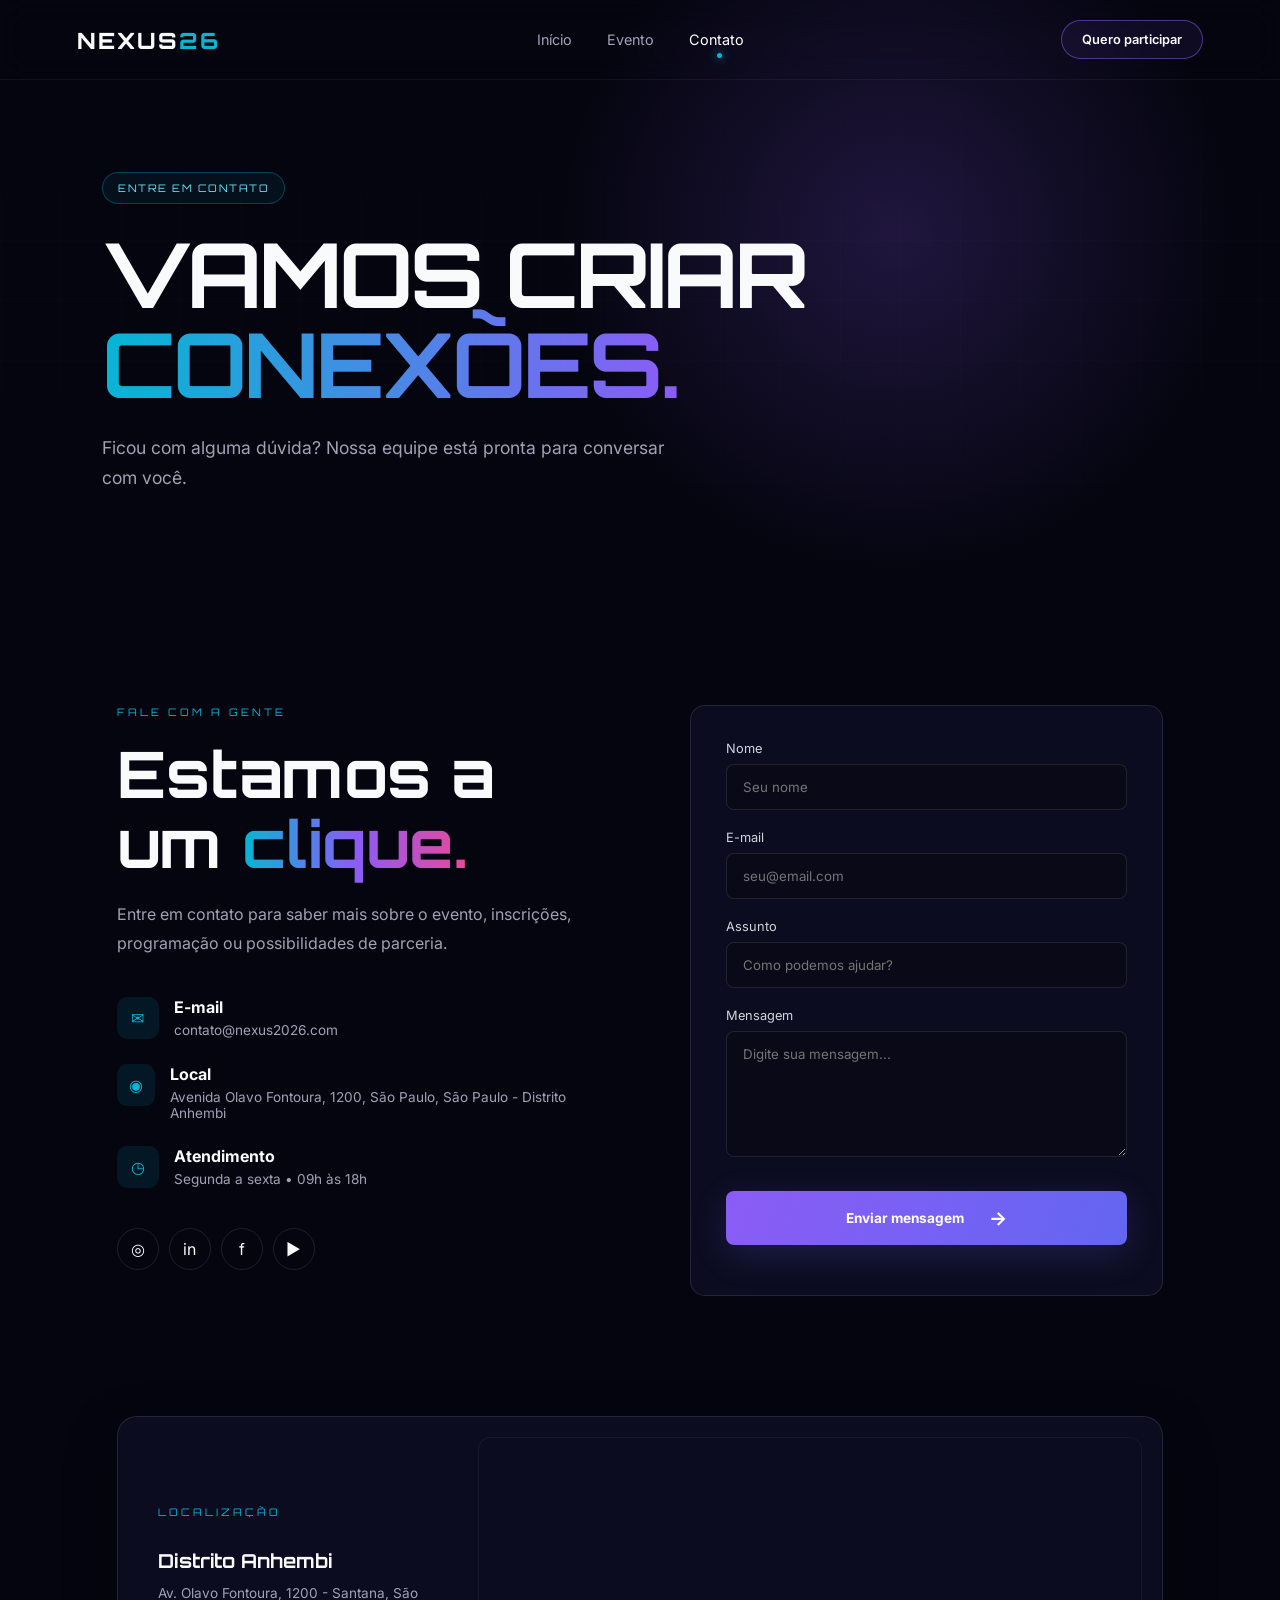
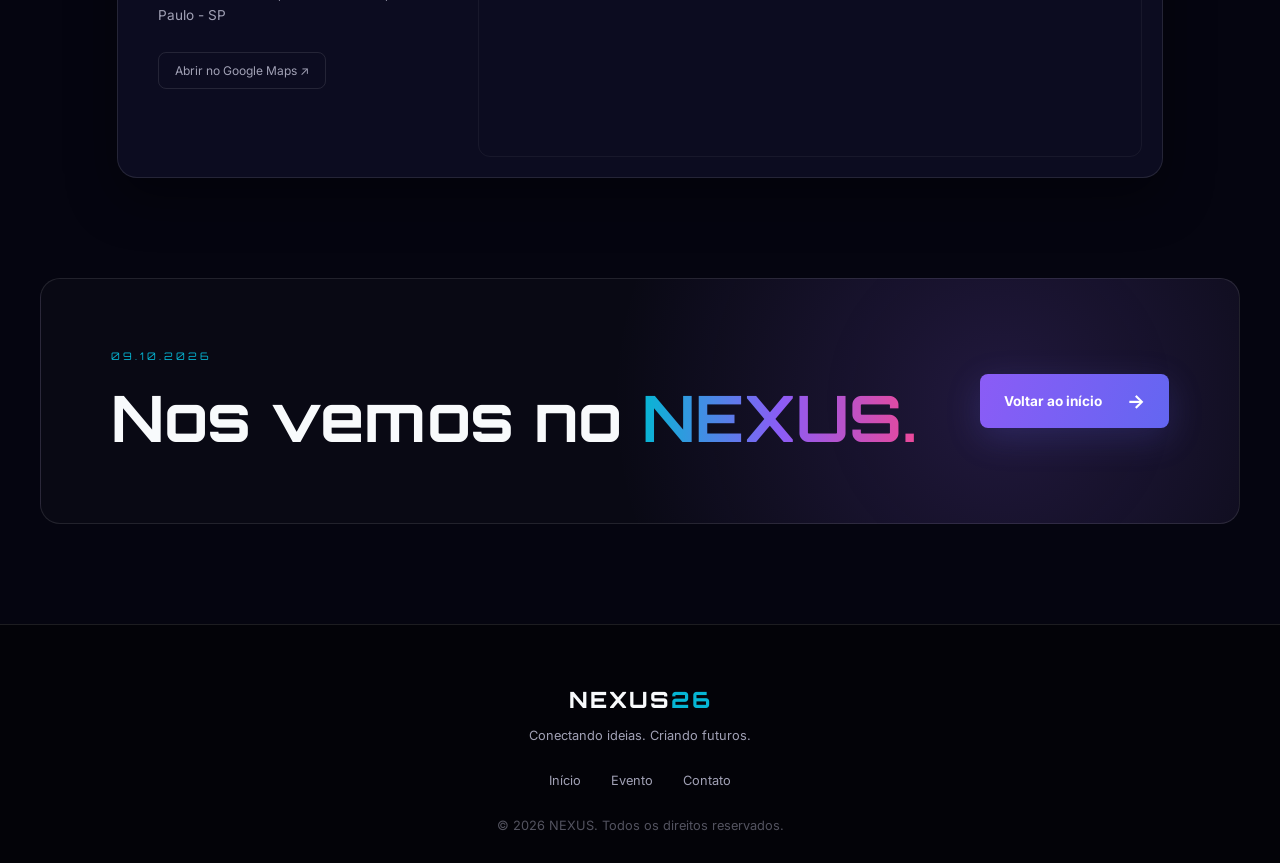
<file: pages/contato.html>
<!DOCTYPE html>
<html lang="pt-BR">

<head>

    <meta charset="UTF-8">
    <meta name="viewport" content="width=device-width, initial-scale=1.0">

    <title>Contato | NEXUS 2026</title>

    <link rel="preconnect" href="https://fonts.googleapis.com">
    <link rel="preconnect" href="https://fonts.gstatic.com" crossorigin>

    <link href="https://fonts.googleapis.com/css2?family=Inter:wght@400;500;600;700;800&family=Orbitron:wght@500;600;700;800&display=swap"
          rel="stylesheet">

    <link rel="stylesheet" href="../css/style.css">

</head>

<body>

<header class="header">

    <a href="../index.html" class="logo">
        NEXUS<span>26</span>
    </a>

    <nav class="nav">
        <a href="../index.html">Início</a>
        <a href="detalhes.html">Evento</a>
        <a href="contato.html" class="active">Contato</a>
    </nav>

    <a href="contato.html" class="header-button">
        Quero participar
    </a>

</header>


<main>

<section class="page-hero">

    <div class="grid"></div>

    <div class="page-hero-content">

        <div class="badge">
            ENTRE EM CONTATO
        </div>

        <h1>
            VAMOS CRIAR<br>
            <span>CONEXÕES.</span>
        </h1>

        <p>
            Ficou com alguma dúvida? Nossa equipe está
            pronta para conversar com você.
        </p>

    </div>

</section>


<section class="contact-section">

    <div class="contact-info">

        <div class="section-label">
            FALE COM A GENTE
        </div>

        <h2>
            Estamos a um
            <span>clique.</span>
        </h2>

        <p>
            Entre em contato para saber mais sobre o evento,
            inscrições, programação ou possibilidades de parceria.
        </p>


        <div class="contact-item">
            <span>✉</span>
            <div>
                <strong>E-mail</strong>
                <p>contato@nexus2026.com</p>
            </div>
        </div>

        <div class="contact-item">
            <span>◉</span>
            <div>
                <strong>Local</strong>
                <p>Avenida Olavo Fontoura, 1200, São Paulo, São Paulo - Distrito Anhembi</p>
            </div>
        </div>

        <div class="contact-item">
            <span>◷</span>
            <div>
                <strong>Atendimento</strong>
                <p>Segunda a sexta • 09h às 18h</p>
            </div>
        </div>


        <div class="socials">

            <a href="#" aria-label="Instagram">◎</a>
            <a href="#" aria-label="LinkedIn">in</a>
            <a href="#" aria-label="Facebook">f</a>
            <a href="#" aria-label="YouTube">▶</a>

        </div>

    </div>


    <form class="contact-form" id="contactForm">

        <div class="form-group">

            <label for="name">Nome</label>

            <input
                type="text"
                id="name"
                name="name"
                placeholder="Seu nome"
                required
            >

        </div>


        <div class="form-group">

            <label for="email">E-mail</label>

            <input
                type="email"
                id="email"
                name="email"
                placeholder="seu@email.com"
                required
            >

        </div>


        <div class="form-group">

            <label for="subject">Assunto</label>

            <input
                type="text"
                id="subject"
                name="subject"
                placeholder="Como podemos ajudar?"
                required
            >

        </div>


        <div class="form-group">

            <label for="message">Mensagem</label>

            <textarea
                id="message"
                name="message"
                rows="6"
                placeholder="Digite sua mensagem..."
                required
            ></textarea>

        </div>


        <button type="submit" class="primary-button form-button">
            Enviar mensagem
            <span>→</span>
        </button>

        <p id="formMessage" class="form-message"></p>

    </form>

</section>


<section class="map-section">
    <div class="map-wrapper">
        <div class="map-info">
            <span class="section-label">LOCALIZAÇÃO</span>
            <h3>Distrito Anhembi</h3>
            <p>Av. Olavo Fontoura, 1200 - Santana, São Paulo - SP</p>
            <a href="https://maps.google.com/?q=Av.+Olavo+Fontoura,+1200" target="_blank" class="secondary-button">
                Abrir no Google Maps ↗
            </a>
        </div>
        
        <div class="map-container">
            <iframe 
                src="https://www.google.com/maps/embed?pb=!1m18!1m12!1m3!1d3658.2638827725925!2d-46.64366622378873!3d-23.504996978837134!2m3!1f0!0f0!3f0!3m2!1i1024!2i768!4f13.1!3m3!1m2!1s0x94ce58611eb2328f%3A0x86737f2ee6b3bb87!2sAv.%20Olavo%20Fontoura%2C%201200%20-%20Santana%2C%20S%C3%A3o%20Paulo%20-%20SP!5e0!3m2!1spt-BR!2sbr!4v1700000000000!5m2!1spt-BR!2sbr" 
                allowfullscreen="" 
                loading="lazy">
            </iframe>
        </div>
    </div>
</section>


<section class="cta-section">

    <div>

        <div class="section-label">
            09.10.2026
        </div>

        <h2>
            Nos vemos no
            <span>NEXUS.</span>
        </h2>

    </div>

    <a href="../index.html" class="primary-button">
        Voltar ao início
        <span>→</span>
    </a>

</section>

</main>


<footer class="footer">

    <div class="footer-logo">
        NEXUS<span>26</span>
    </div>

    <p>Conectando ideias. Criando futuros.</p>

    <div class="footer-links">
        <a href="../index.html">Início</a>
        <a href="detalhes.html">Evento</a>
        <a href="contato.html">Contato</a>
    </div>

    <p class="copyright">
        © 2026 NEXUS. Todos os direitos reservados.
    </p>

</footer>


<script src="../js/script.js"></script>

</body>
</html>
</file>
<file: css/style.css>
:root {
    --bg: #050510;
    --bg-light: #0b0b1c;
    --card: rgba(18, 18, 42, 0.65);

    --primary: #8b5cf6;
    --secondary: #06b6d4;
    --pink: #ec4899;

    --text: #f8fafc;
    --muted: #a1a1b5;

    --border: rgba(255,255,255,0.1);

    --font-main: "Inter", sans-serif;
    --font-tech: "Orbitron", sans-serif;
}


* {
    margin: 0;
    padding: 0;
    box-sizing: border-box;
}

html {
    scroll-behavior: smooth;
}

body {
    background: var(--bg);
    color: var(--text);
    font-family: var(--font-main);
    overflow-x: hidden;
}

a {
    color: inherit;
    text-decoration: none;
}

button,
input,
textarea {
    font-family: inherit;
}


.header {
    width: 100%;
    height: 80px;

    padding: 0 6%;

    display: flex;
    align-items: center;
    justify-content: space-between;

    position: absolute;
    top: 0;
    left: 0;

    z-index: 100;

    border-bottom: 1px solid rgba(255,255,255,0.05);

    backdrop-filter: blur(15px);
}

.logo,
.footer-logo {
    font-family: var(--font-tech);
    font-size: 1.4rem;
    font-weight: 800;
    letter-spacing: 2px;
}

.logo span,
.footer-logo span {
    color: var(--secondary);
}

.nav {
    display: flex;
    gap: 35px;
}

.nav a {
    color: var(--muted);
    font-size: .9rem;
    transition: .3s ease;
}

.nav a:hover,
.nav a.active {
    color: white;
}

.nav a.active {
    position: relative;
}

.nav a.active::after {
    content: "";
    position: absolute;

    width: 5px;
    height: 5px;

    border-radius: 50%;

    background: var(--secondary);

    left: 50%;
    bottom: -10px;

    box-shadow: 0 0 10px var(--secondary);
}

.header-button {
    border: 1px solid rgba(139,92,246,.5);
    padding: 11px 20px;
    border-radius: 30px;

    font-size: .8rem;
    font-weight: 600;

    background: rgba(139,92,246,.08);

    transition: .3s;
}

.header-button:hover {
    background: var(--primary);
    box-shadow: 0 0 25px rgba(139,92,246,.4);
}


.hero {
    min-height: 100vh;

    display: flex;
    align-items: center;

    position: relative;

    padding: 130px 8% 80px;

    overflow: hidden;
}

.hero-background {
    position: absolute;
    inset: 0;
    background: 
        linear-gradient(
            to bottom,
            rgba(5, 5, 16, 0.75), 
            rgba(5, 5, 16, 0.90)
        ),
        url('../assets/hero-bg.jpg') no-repeat center center / cover;
}

.grid {
    position: absolute;
    inset: 0;

    opacity: .15;

    background-image:
        linear-gradient(rgba(255,255,255,.08) 1px, transparent 1px),
        linear-gradient(90deg, rgba(255,255,255,.08) 1px, transparent 1px);

    background-size: 60px 60px;

    mask-image: linear-gradient(to bottom, transparent, black, transparent);
}

.orb {
    position: absolute;
    border-radius: 50%;
    filter: blur(1px);
    animation: float 7s ease-in-out infinite;
}

.orb-one {
    width: 420px;
    height: 420px;

    right: 4%;
    top: 20%;

    background: radial-gradient(
        circle,
        rgba(139,92,246,.35),
        rgba(139,92,246,.03) 70%
    );
}

.orb-two {
    width: 300px;
    height: 300px;

    left: 10%;
    bottom: -100px;

    background: radial-gradient(
        circle,
        rgba(6,182,212,.2),
        transparent 70%
    );

    animation-delay: -3s;
}

.hero-content {
    position: relative;
    z-index: 2;

    max-width: 850px;
}

.badge {
    display: inline-flex;
    align-items: center;
    gap: 10px;

    border: 1px solid rgba(6,182,212,.3);

    background: rgba(6,182,212,.07);

    color: #67e8f9;

    padding: 8px 15px;

    border-radius: 50px;

    font-family: var(--font-tech);
    font-size: .65rem;
    letter-spacing: 1.5px;

    margin-bottom: 25px;
}
/*bolinha do evento presencial*/
.pulse {
    width: 7px;
    height: 7px;

    border-radius: 50%;

    background: #22d3ee;

    box-shadow: 0 0 15px #22d3ee;

    animation: pulse 1.5s infinite;
}

.event-date {
    color: var(--secondary);

    font-family: var(--font-tech);
    font-size: .75rem;
    letter-spacing: 3px;

    margin-bottom: 20px;
}

.hero h1 {
    font-family: var(--font-tech);

    font-size: clamp(3.2rem, 8vw, 7rem);

    line-height: .95;
    letter-spacing: -4px;

    margin-bottom: 30px;
}
/*gradient do "futuro"*/
.hero h1 span,
h2 span {
    color: transparent;

    background: linear-gradient(
        90deg,
        var(--secondary),
        var(--primary),
        var(--pink)
    );

    background-clip: text;
    -webkit-background-clip: text;
}

.hero-description {
    max-width: 570px;

    color: var(--muted);

    font-size: 1.05rem;
    line-height: 1.8;

    margin-bottom: 35px;
}

.hero-buttons {
    display: flex;
    gap: 15px;
    flex-wrap: wrap;
}

.primary-button {
    display: inline-flex;
    align-items: center;
    justify-content: center;
    gap: 25px;

    padding: 15px 24px;

    border-radius: 8px;

    color: white;

    font-size: .85rem;
    font-weight: 700;

    background: linear-gradient(
        110deg,
        var(--primary),
        #6366f1
    );

    border: 0;

    cursor: pointer;

    box-shadow:
        0 10px 35px rgba(99,102,241,.2);

    transition: .3s;
}

.primary-button:hover {
    transform: translateY(-3px);

    box-shadow:
        0 15px 45px rgba(139,92,246,.4);
}

.primary-button span {
    font-size: 1.2rem;
}

.secondary-button {
    display: inline-flex;
    align-items: center;

    padding: 15px 24px;

    border: 1px solid var(--border);

    border-radius: 8px;

    color: var(--muted);

    font-size: .85rem;

    transition: .3s;
}

.secondary-button:hover {
    color: white;
    border-color: var(--primary);
}


/*inovation tech people*/
.hero-decoration {
    position: absolute;

    right: 4%;
    bottom: 50px;

    display: flex;
    flex-direction: column;
    gap: 10px;

    font-family: var(--font-tech);
    font-size: .55rem;
    color: rgba(255,255,255,.3);

    letter-spacing: 3px;
}


.countdown-section {
    padding: 130px 6%;

    text-align: center;

    position: relative;

    background:
        linear-gradient(
            180deg,
            var(--bg),
            #08081a,
            var(--bg)
        );
}

.section-label {
    color: var(--secondary);

    font-family: var(--font-tech);

    font-size: .65rem;

    letter-spacing: 3px;

    margin-bottom: 20px;
}

h2 {
    font-family: var(--font-tech);

    font-size: clamp(2rem, 5vw, 4rem);

    line-height: 1.1;

    margin-bottom: 20px;
}

.section-description {
    max-width: 600px;

    margin: 0 auto;

    color: var(--muted);

    line-height: 1.7;
}

.countdown {
    margin: 60px auto 30px;

    display: flex;
    justify-content: center;
    align-items: center;

    gap: clamp(8px, 2vw, 30px);
}

.time-box {
    width: clamp(75px, 12vw, 160px);
    height: clamp(95px, 13vw, 150px);

    display: flex;
    flex-direction: column;
    align-items: center;
    justify-content: center;

    border: 1px solid rgba(139,92,246,.2);

    background:
        linear-gradient(
            145deg,
            rgba(139,92,246,.1),
            rgba(6,182,212,.03)
        );

    border-radius: 15px;

    position: relative;

    overflow: hidden;
}

.time-box::before {
    content: "";

    position: absolute;

    width: 100%;
    height: 1px;

    top: 0;
    left: 0;

    background: linear-gradient(
        90deg,
        transparent,
        var(--secondary),
        transparent
    );
}

.time-number {
    font-family: var(--font-tech);

    font-size: clamp(1.8rem, 5vw, 4rem);

    font-weight: 700;

    color: white;

    text-shadow:
        0 0 25px rgba(139,92,246,.5);
}

.time-label {
    margin-top: 5px;

    font-size: .55rem;

    color: var(--muted);

    letter-spacing: 2px;
}

.time-separator {
    font-family: var(--font-tech);

    font-size: 2rem;

    color: var(--primary);

    animation: blink 1s infinite;
}

.event-message {
    color: var(--secondary);

    font-family: var(--font-tech);
}


.highlights {
    max-width: 1200px;

    margin: 0 auto;

    padding: 50px 6% 130px;

    display: grid;

    grid-template-columns: repeat(3, 1fr);

    gap: 20px;
}

.highlight-card {
    padding: 35px;

    border: 1px solid var(--border);

    border-radius: 15px;

    background: var(--card);

    transition: .4s;
}

.highlight-card:hover {
    transform: translateY(-8px);

    border-color: rgba(139,92,246,.5);

    box-shadow:
        0 20px 50px rgba(0,0,0,.3);
}

.highlight-icon {
    width: 45px;
    height: 45px;

    display: grid;
    place-items: center;

    border-radius: 10px;

    margin-bottom: 25px;

    color: var(--secondary);

    background: rgba(6,182,212,.1);

    font-size: 1.5rem;
}

.highlight-card h3 {
    font-family: var(--font-tech);

    margin-bottom: 12px;
}

.highlight-card p {
    color: var(--muted);

    line-height: 1.7;

    font-size: .9rem;
}


.cta-section {
    max-width: 1200px;

    margin: 0 auto 100px;

    padding: 70px;

    display: flex;

    justify-content: space-between;

    align-items: center;

    gap: 40px;

    border: 1px solid var(--border);

    border-radius: 20px;

    background:
        radial-gradient(
            circle at 80% 50%,
            rgba(139,92,246,.18),
            transparent 40%
        ),
        rgba(255,255,255,.02);
}

.cta-section h2 {
    margin-bottom: 0;
}



.page-hero {
    min-height: 65vh;

    padding: 160px 8% 80px;

    display: flex;

    align-items: center;

    position: relative;

    overflow: hidden;

    background:
        radial-gradient(
            circle at 70% 40%,
            rgba(139,92,246,.2),
            transparent 35%
        );
}

.page-hero-content {
    position: relative;

    max-width: 900px;
}

.page-hero h1 {
    font-family: var(--font-tech);

    font-size: clamp(3rem, 7vw, 6rem);

    line-height: 1;

    letter-spacing: -3px;

    margin-bottom: 25px;
}

.page-hero h1 span {
    color: transparent;

    background:
        linear-gradient(
            90deg,
            var(--secondary),
            var(--primary)
        );

    background-clip: text;
    -webkit-background-clip: text;
}

.page-hero p {
    color: var(--muted);

    font-size: 1.1rem;

    max-width: 600px;

    line-height: 1.7;
}


.details-section,
.schedule-section,
.speakers-section,
.benefits-section,
.contact-section {
    max-width: 1200px;

    margin: auto;

    padding: 120px 6%;
}

.details-intro {
    max-width: 800px;

    margin-bottom: 70px;
}

.details-intro p {
    color: var(--muted);

    line-height: 1.8;

    margin-top: 20px;
}

.event-info-grid {
    display: grid;

    grid-template-columns: repeat(4, 1fr);

    gap: 15px;
}

.info-card {
    padding: 30px;

    border: 1px solid var(--border);

    background: var(--card);

    border-radius: 15px;
}

.info-number {
    color: var(--primary);

    font-family: var(--font-tech);

    font-size: .7rem;
}

.info-card h3 {
    margin: 30px 0 10px;

    font-family: var(--font-tech);

    font-size: 1rem;
}

.info-card p {
    color: var(--muted);

    font-size: .85rem;

    line-height: 1.6;
}


.timeline {
    margin-top: 60px;

    border-left: 1px solid rgba(139,92,246,.4);
}

.timeline-item {
    display: grid;

    grid-template-columns: 120px 1fr;

    gap: 30px;

    padding: 0 0 45px 35px;

    position: relative;
}

.timeline-item::before {
    content: "";

    position: absolute;

    left: -5px;
    top: 5px;

    width: 9px;
    height: 9px;

    border-radius: 50%;

    background: var(--secondary);

    box-shadow: 0 0 15px var(--secondary);
}

.timeline-item time {
    color: var(--secondary);

    font-family: var(--font-tech);
}

.timeline-item h3 {
    margin-bottom: 10px;
}

.timeline-item p {
    color: var(--muted);

    line-height: 1.7;
}


.speaker-grid {
    display: grid;

    grid-template-columns: repeat(3, 1fr);

    gap: 20px;

    margin-top: 60px;
}

.speaker-card {
    padding: 40px 25px;

    text-align: center;

    border: 1px solid var(--border);

    border-radius: 15px;

    background: var(--card);

    transition: .3s;
}

.speaker-card:hover {
    transform: translateY(-5px);

    border-color: var(--primary);
}

.speaker-avatar {
    width: 100px;
    height: 100px;
    display: grid;
    place-items: center;
    margin: 0 auto 25px;
    border-radius: 50%;
    font-family: var(--font-tech);
    font-size: 1.4rem;
    background:
        linear-gradient(
            135deg,
            var(--primary),
            var(--secondary)
        );
    box-shadow:
        0 0 40px rgba(139,92,246,.25);
    overflow: hidden;
}


.speaker-avatar img {
    width: 100%;
    height: 100%;
    object-fit: cover;
}

.speaker-card p {
    color: var(--muted);

    margin-top: 8px;

    font-size: .85rem;
}


.benefits-section {
    border-top: 1px solid var(--border);
}

.benefits-grid {
    display: grid;

    grid-template-columns: repeat(2, 1fr);

    gap: 20px;

    margin-top: 60px;
}

.benefits-grid > div {
    padding: 30px;

    border: 1px solid var(--border);

    border-radius: 15px;

    background: rgba(255,255,255,.02);
}

.benefits-grid span {
    color: var(--secondary);

    font-size: 1.8rem;
}

.benefits-grid h3 {
    margin: 15px 0 8px;
}

.benefits-grid p {
    color: var(--muted);

    line-height: 1.7;

    font-size: .9rem;
}


.contact-section {
    display: grid;

    grid-template-columns: 1fr 1fr;

    gap: 100px;
}

.contact-info > p {
    color: var(--muted);

    line-height: 1.8;

    margin-bottom: 40px;
}

.contact-item {
    display: flex;

    gap: 15px;

    margin: 25px 0;
}

.contact-item > span {
    width: 42px;
    height: 42px;

    display: grid;
    place-items: center;

    border-radius: 10px;

    color: var(--secondary);

    background: rgba(6,182,212,.1);
}

.contact-item p {
    color: var(--muted);

    font-size: .85rem;

    margin-top: 5px;
}

.socials {
    display: flex;

    gap: 10px;

    margin-top: 40px;
}

.socials a {
    width: 42px;
    height: 42px;

    display: grid;
    place-items: center;

    border: 1px solid var(--border);

    border-radius: 50%;

    transition: .3s;
}

.socials a:hover {
    background: var(--primary);

    border-color: var(--primary);

    transform: translateY(-3px);
}


.contact-form {
    padding: 35px;

    border: 1px solid var(--border);

    border-radius: 15px;

    background: var(--card);
}

.form-group {
    margin-bottom: 20px;
}

.form-group label {
    display: block;

    margin-bottom: 8px;

    font-size: .8rem;

    color: #d1d5db;
}

.form-group input,
.form-group textarea {
    width: 100%;

    padding: 14px 16px;

    color: white;

    background: rgba(0,0,0,.25);

    border: 1px solid var(--border);

    border-radius: 8px;

    outline: none;

    resize: vertical;

    transition: .3s;
}

.form-group input:focus,
.form-group textarea:focus {
    border-color: var(--primary);

    box-shadow:
        0 0 0 3px rgba(139,92,246,.1);
}

.form-button {
    width: 100%;

    margin-top: 10px;
}

.form-message {
    text-align: center;

    color: var(--secondary);

    margin-top: 15px;

    font-size: .85rem;
}

.map-section {
    max-width: 1200px;
    margin: 0 auto;
    padding: 0 6% 100px;
}

.map-wrapper {
    display: grid;
    grid-template-columns: 320px 1fr;
    gap: 20px;
    background: var(--card);
    border: 1px solid var(--border);
    border-radius: 20px;
    padding: 20px;
    box-shadow: 0 20px 50px rgba(0, 0, 0, 0.4);
}

.map-info {
    display: flex;
    flex-direction: column;
    justify-content: center;
    padding: 20px;
}

.map-info h3 {
    font-family: var(--font-tech);
    font-size: 1.2rem;
    margin: 10px 0;
}

.map-info p {
    color: var(--muted);
    font-size: 0.85rem;
    line-height: 1.6;
    margin-bottom: 25px;
}

.map-info .secondary-button {
    padding: 10px 16px;
    font-size: 0.75rem;
    align-self: flex-start;
}

.map-container {
    width: 100%;
    height: 320px;
    border-radius: 12px;
    overflow: hidden;
    position: relative;
    border: 1px solid rgba(255, 255, 255, 0.05);
}

.map-container iframe {
    width: 100%;
    height: 100%;
    border: 0;
    filter: invert(90%) hue-rotate(180deg) contrast(1.1) opacity(0.85);
    transition: filter 0.3s ease;
}

.map-container:hover iframe {
    filter: invert(90%) hue-rotate(180deg) contrast(1.2) opacity(1);
}

@media (max-width: 900px) {
    .map-wrapper {
        grid-template-columns: 1fr;
    }

    .map-container {
        height: 250px;
    }
}


.footer {
    padding: 60px 6% 30px;

    text-align: center;

    border-top: 1px solid var(--border);

    background: #030308;
}

.footer-logo {
    margin-bottom: 15px;
}

.footer > p {
    color: var(--muted);

    font-size: .8rem;
}

.footer-links {
    display: flex;

    justify-content: center;

    gap: 30px;

    margin: 30px 0;
}

.footer-links a {
    color: var(--muted);

    font-size: .8rem;

    transition: .3s;
}

.footer-links a:hover {
    color: white;
}

.copyright {
    opacity: .5;
}

/*bolinha do presencial*/
@keyframes pulse {
    0%, 100% {
        opacity: 1;
        transform: scale(1);
    }

    50% {
        opacity: .4;
        transform: scale(.7);
    }
}

@keyframes blink {
    50% {
        opacity: .2;
    }
}

@keyframes float {
    0%, 100% {
        transform: translateY(0);
    }

    50% {
        transform: translateY(-25px);
    }
}

@media (max-width: 900px) {

    .header {
        padding: 0 5%;
    }

    .header-button {
        display: none;
    }

    .hero {
        padding-left: 6%;
        padding-right: 6%;
    }

    .hero-decoration {
        display: none;
    }

    .highlights,
    .speaker-grid {
        grid-template-columns: 1fr;
    }

    .event-info-grid {
        grid-template-columns: repeat(2, 1fr);
    }

    .contact-section {
        grid-template-columns: 1fr;

        gap: 50px;
    }

    .cta-section {
        margin-left: 6%;
        margin-right: 6%;
    }

}


@media (max-width: 600px) {

    .header {
        height: 70px;
    }

    .logo {
        font-size: 1.1rem;
    }

    .nav {
        gap: 15px;
    }

    .nav a {
        font-size: .7rem;
    }

    .hero {
        min-height: 90vh;

        padding-top: 120px;
    }

    .hero h1 {
        font-size: clamp(2.8rem, 15vw, 5rem);

        letter-spacing: -2px;
    }

    .hero-description {
        font-size: .9rem;
    }

    .countdown {
        gap: 5px;
    }

    .time-box {
        width: 68px;
        height: 90px;
    }

    .time-number {
        font-size: 1.6rem;
    }

    .time-label {
        font-size: .42rem;
    }

    .time-separator {
        font-size: 1.2rem;
    }

    .event-info-grid,
    .benefits-grid {
        grid-template-columns: 1fr;
    }

    .page-hero {
        min-height: 60vh;

        padding-left: 6%;
    }

    .page-hero h1 {
        font-size: 2.8rem;
    }

    .timeline-item {
        grid-template-columns: 1fr;

        gap: 10px;
    }

    .cta-section {
        padding: 40px 25px;

        flex-direction: column;

        align-items: flex-start;
    }

    .contact-form {
        padding: 25px 20px;
    }

    .footer-links {
        gap: 18px;
    }

}
</file>
